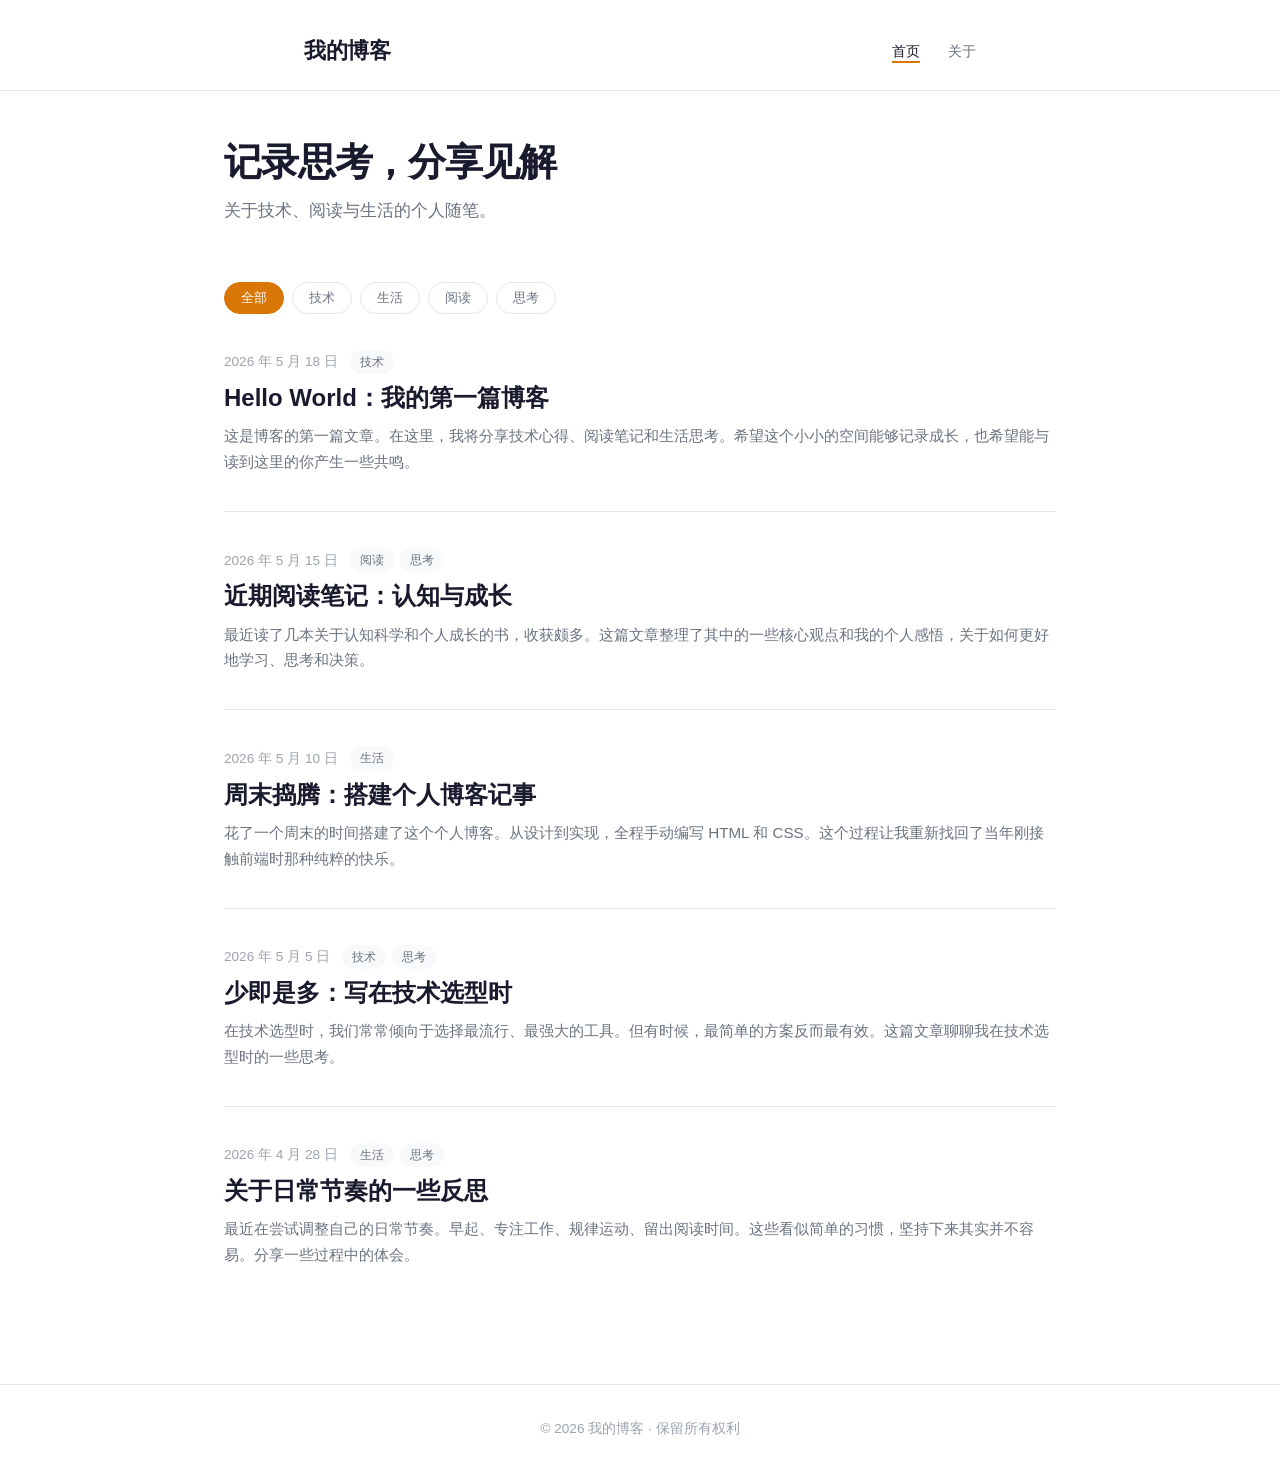
<file: index.html>
<!DOCTYPE html>
<html lang="zh-CN">
<head>
  <meta charset="UTF-8">
  <meta name="viewport" content="width=device-width, initial-scale=1.0">
  <meta name="description" content="个人博客 - 记录思考与分享">
  <title>我的博客</title>
  <link rel="stylesheet" href="css/style.css">
</head>
<body>

  <!-- Header -->
  <header class="site-header">
    <div class="container">
      <nav class="nav">
        <a href="index.html" class="site-title">我的博客</a>
        <ul class="nav-links">
          <li><a href="index.html" class="active">首页</a></li>
          <li><a href="about.html">关于</a></li>
        </ul>
      </nav>
    </div>
  </header>

  <!-- Main -->
  <main class="container container-wide">
    <!-- Hero -->
    <section class="hero">
      <h1>记录思考，分享见解</h1>
      <p>关于技术、阅读与生活的个人随笔。</p>
    </section>

    <!-- Tag Filter -->
    <div class="tag-filter">
      <button class="tag-btn active" data-tag="all">全部</button>
      <button class="tag-btn" data-tag="技术">技术</button>
      <button class="tag-btn" data-tag="生活">生活</button>
      <button class="tag-btn" data-tag="阅读">阅读</button>
      <button class="tag-btn" data-tag="思考">思考</button>
    </div>

    <!-- Article List -->
    <div class="article-list" id="article-list">
      <p style="color:var(--text-muted); text-align:center; padding:40px 0;">加载中...</p>
    </div>

    <!-- Empty State -->
    <div class="no-articles" id="no-articles">
      <p>没有找到该分类下的文章</p>
    </div>
  </main>

  <!-- Footer -->
  <footer class="site-footer">
    <div class="container">
      <p>&copy; <span id="current-year"></span> 我的博客 · 保留所有权利</p>
    </div>
  </footer>

  <script src="js/main.js"></script>
</body>
</html>
</file>
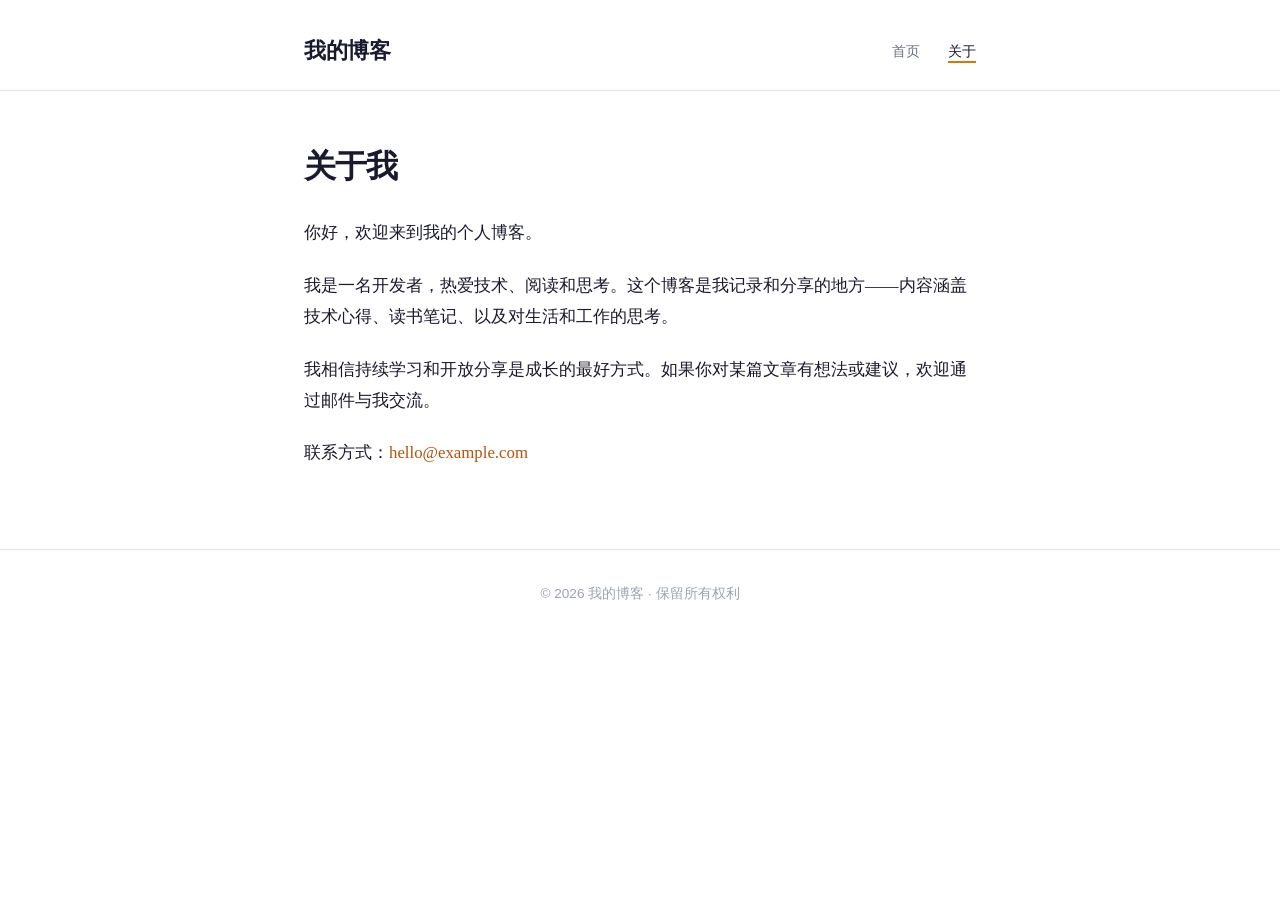
<file: about.html>
<!DOCTYPE html>
<html lang="zh-CN">
<head>
  <meta charset="UTF-8">
  <meta name="viewport" content="width=device-width, initial-scale=1.0">
  <meta name="description" content="关于我 - 个人博客">
  <title>关于 · 我的博客</title>
  <link rel="stylesheet" href="css/style.css">
</head>
<body>

  <header class="site-header">
    <div class="container">
      <nav class="nav">
        <a href="index.html" class="site-title">我的博客</a>
        <ul class="nav-links">
          <li><a href="index.html">首页</a></li>
          <li><a href="about.html" class="active">关于</a></li>
        </ul>
      </nav>
    </div>
  </header>

  <main class="container">
    <section class="about-section">
      <h1>关于我</h1>
      <div class="about-content">
        <p>你好，欢迎来到我的个人博客。</p>
        <p>我是一名开发者，热爱技术、阅读和思考。这个博客是我记录和分享的地方——内容涵盖技术心得、读书笔记、以及对生活和工作的思考。</p>
        <p>我相信持续学习和开放分享是成长的最好方式。如果你对某篇文章有想法或建议，欢迎通过邮件与我交流。</p>
        <p>联系方式：<a href="mailto:hello@example.com">hello@example.com</a></p>
      </div>
    </section>
  </main>

  <footer class="site-footer">
    <div class="container">
      <p>&copy; <span id="current-year"></span> 我的博客 · 保留所有权利</p>
    </div>
  </footer>

  <script src="js/main.js"></script>
</body>
</html>
</file>
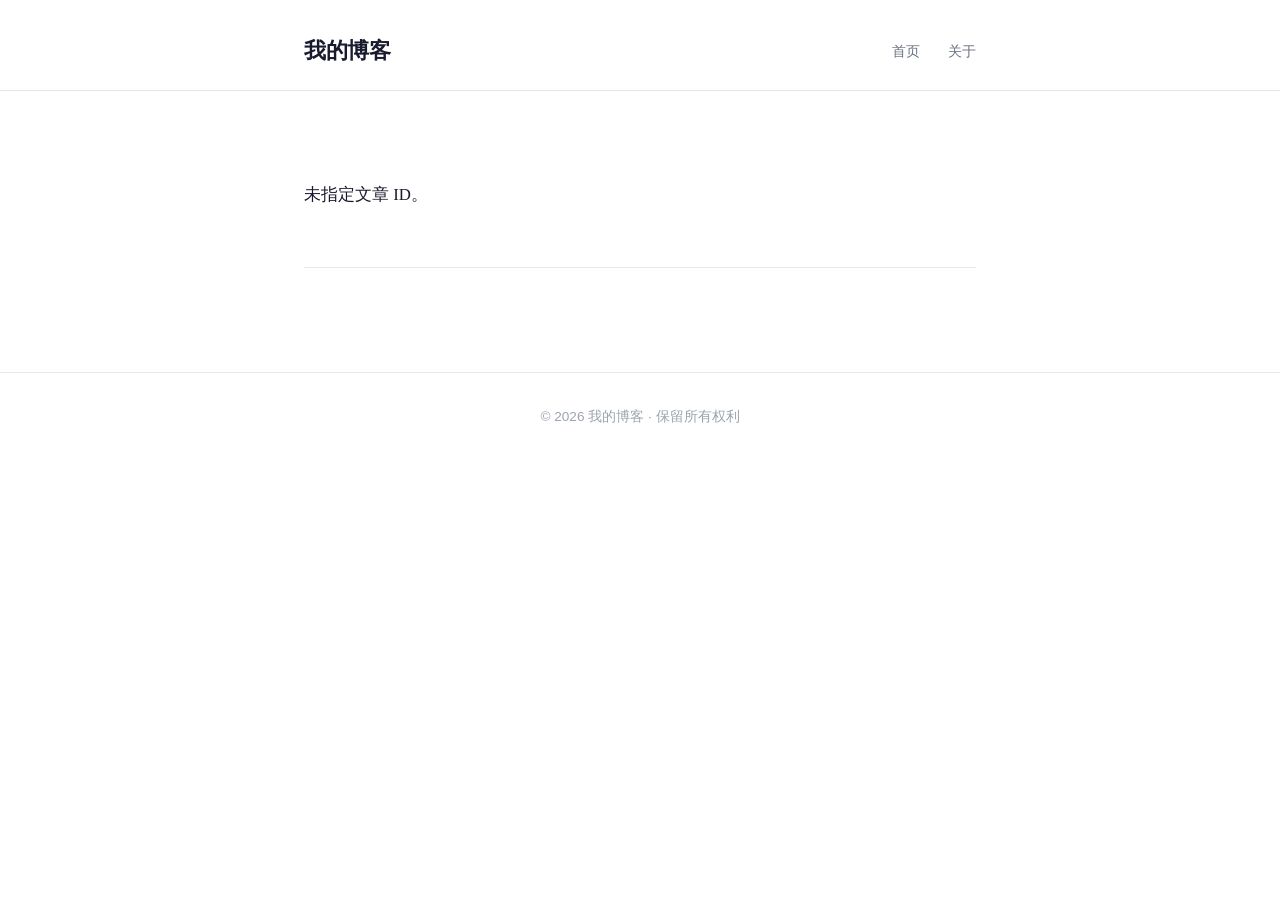
<file: article.html>
<!DOCTYPE html>
<html lang="zh-CN">
<head>
  <meta charset="UTF-8">
  <meta name="viewport" content="width=device-width, initial-scale=1.0">
  <meta name="description" content="文章详情">
  <title>文章 · 我的博客</title>
  <link rel="stylesheet" href="css/style.css">
</head>
<body>

  <header class="site-header">
    <div class="container">
      <nav class="nav">
        <a href="index.html" class="site-title">我的博客</a>
        <ul class="nav-links">
          <li><a href="index.html">首页</a></li>
          <li><a href="about.html">关于</a></li>
        </ul>
      </nav>
    </div>
  </header>

  <main class="container">
    <article id="article-container">
      <header class="article-header">
        <div class="article-meta">
          <time class="article-date" id="article-date"></time>
          <div class="article-tags" id="article-tags"></div>
        </div>
        <h1 class="article-title" id="article-title"></h1>
      </header>
      <div class="article-content" id="article-content"></div>
      <nav class="article-nav" id="article-nav"></nav>
    </article>
  </main>

  <footer class="site-footer">
    <div class="container">
      <p>&copy; <span id="current-year"></span> 我的博客 · 保留所有权利</p>
    </div>
  </footer>

  <script src="js/markdown.js"></script>
  <script src="js/main.js"></script>
</body>
</html>
</file>
<file: css/style.css>
/* ============================================
   Minimalist Blog - Stylesheet
   ============================================ */

/* --- Reset & Base --- */
*, *::before, *::after {
  margin: 0;
  padding: 0;
  box-sizing: border-box;
}

:root {
  --bg: #ffffff;
  --bg-muted: #f8f9fa;
  --text: #1a1a2e;
  --text-muted: #6b7280;
  --text-light: #9ca3af;
  --border: #e5e7eb;
  --accent: #d97706;
  --accent-light: #fef3c7;
  --accent-dark: #b45309;
  --font-sans: -apple-system, BlinkMacSystemFont, "Segoe UI", Roboto, "Noto Sans SC", sans-serif;
  --font-serif: Georgia, "Noto Serif SC", serif;
  --font-mono: "SF Mono", "Fira Code", "Consolas", monospace;
  --max-width: 720px;
  --radius: 8px;
}

html {
  scroll-behavior: smooth;
}

body {
  font-family: var(--font-sans);
  color: var(--text);
  background: var(--bg);
  line-height: 1.7;
  -webkit-font-smoothing: antialiased;
}

a {
  color: var(--accent-dark);
  text-decoration: none;
  transition: color 0.2s;
}

a:hover {
  color: var(--accent);
}

img {
  max-width: 100%;
  height: auto;
}

/* --- Layout --- */
.container {
  max-width: var(--max-width);
  margin: 0 auto;
  padding: 0 24px;
}

.container-wide {
  max-width: 880px;
}

/* --- Header / Nav --- */
.site-header {
  padding: 32px 0 20px;
  border-bottom: 1px solid var(--border);
  margin-bottom: 48px;
}

.nav {
  display: flex;
  align-items: center;
  justify-content: space-between;
}

.site-title {
  font-size: 1.4rem;
  font-weight: 700;
  color: var(--text);
  letter-spacing: -0.02em;
}

.site-title:hover {
  color: var(--accent-dark);
}

.nav-links {
  display: flex;
  gap: 28px;
  list-style: none;
}

.nav-links a {
  font-size: 0.9rem;
  color: var(--text-muted);
  font-weight: 500;
  position: relative;
}

.nav-links a::after {
  content: '';
  position: absolute;
  bottom: -4px;
  left: 0;
  width: 0;
  height: 2px;
  background: var(--accent);
  transition: width 0.2s;
}

.nav-links a:hover::after,
.nav-links a.active::after {
  width: 100%;
}

.nav-links a:hover {
  color: var(--text);
}

.nav-links a.active {
  color: var(--text);
}

/* --- Hero Section (Home) --- */
.hero {
  margin-bottom: 56px;
}

.hero h1 {
  font-size: 2.4rem;
  font-weight: 800;
  line-height: 1.2;
  letter-spacing: -0.03em;
  margin-bottom: 12px;
}

.hero p {
  font-size: 1.05rem;
  color: var(--text-muted);
  max-width: 540px;
}

/* --- Tag Filter --- */
.tag-filter {
  display: flex;
  flex-wrap: wrap;
  gap: 8px;
  margin-bottom: 36px;
}

.tag-btn {
  display: inline-block;
  padding: 6px 16px;
  font-size: 0.82rem;
  font-weight: 500;
  border: 1px solid var(--border);
  border-radius: 20px;
  background: var(--bg);
  color: var(--text-muted);
  cursor: pointer;
  transition: all 0.2s;
  font-family: inherit;
}

.tag-btn:hover {
  border-color: var(--accent);
  color: var(--accent-dark);
}

.tag-btn.active {
  background: var(--accent);
  color: #fff;
  border-color: var(--accent);
}

/* --- Article List --- */
.article-list {
  display: flex;
  flex-direction: column;
  gap: 36px;
}

.article-card {
  padding-bottom: 36px;
  border-bottom: 1px solid var(--border);
}

.article-card:last-child {
  border-bottom: none;
}

.article-meta {
  display: flex;
  align-items: center;
  gap: 12px;
  margin-bottom: 8px;
  font-size: 0.85rem;
  color: var(--text-light);
}

.article-date {
  color: var(--text-light);
}

.article-tags {
  display: flex;
  gap: 6px;
}

.article-tag {
  display: inline-block;
  padding: 2px 10px;
  font-size: 0.75rem;
  background: var(--bg-muted);
  color: var(--text-muted);
  border-radius: 12px;
  font-weight: 500;
}

.article-tag:hover {
  background: var(--accent-light);
  color: var(--accent-dark);
}

.article-title {
  font-size: 1.5rem;
  font-weight: 700;
  line-height: 1.3;
  margin-bottom: 10px;
}

.article-title a {
  color: var(--text);
}

.article-title a:hover {
  color: var(--accent-dark);
}

.article-excerpt {
  font-size: 0.95rem;
  color: var(--text-muted);
  line-height: 1.7;
}

/* --- Article Detail Page --- */
.article-header {
  margin-bottom: 40px;
}

.article-header .article-title {
  font-size: 2rem;
  margin-bottom: 12px;
}

.article-header .article-meta {
  font-size: 0.9rem;
}

.article-content {
  font-family: var(--font-serif);
  font-size: 1.05rem;
  line-height: 1.9;
  color: var(--text);
}

.article-content p {
  margin-bottom: 1.5em;
}

.article-content h2 {
  font-family: var(--font-sans);
  font-size: 1.5rem;
  font-weight: 700;
  margin-top: 2em;
  margin-bottom: 0.8em;
  letter-spacing: -0.02em;
}

.article-content h3 {
  font-family: var(--font-sans);
  font-size: 1.2rem;
  font-weight: 600;
  margin-top: 1.8em;
  margin-bottom: 0.6em;
}

.article-content blockquote {
  border-left: 3px solid var(--accent);
  padding-left: 20px;
  margin: 1.5em 0;
  color: var(--text-muted);
  font-style: italic;
}

.article-content code {
  font-family: var(--font-mono);
  font-size: 0.88em;
  background: var(--bg-muted);
  padding: 2px 6px;
  border-radius: 4px;
}

.article-content pre {
  background: var(--bg-muted);
  border: 1px solid var(--border);
  border-radius: var(--radius);
  padding: 20px;
  overflow-x: auto;
  margin: 1.5em 0;
  font-size: 0.88rem;
  line-height: 1.6;
}

.article-content pre code {
  background: none;
  padding: 0;
  border-radius: 0;
}

.article-content ul,
.article-content ol {
  margin: 1em 0;
  padding-left: 24px;
}

.article-content li {
  margin-bottom: 0.5em;
}

.article-content a {
  text-decoration: underline;
  text-underline-offset: 2px;
}

.article-content hr {
  border: none;
  border-top: 1px solid var(--border);
  margin: 2em 0;
}

/* --- Navigation between articles --- */
.article-nav {
  display: flex;
  justify-content: space-between;
  margin-top: 56px;
  padding-top: 24px;
  border-top: 1px solid var(--border);
}

.article-nav-link {
  max-width: 45%;
}

.article-nav-label {
  font-size: 0.8rem;
  color: var(--text-light);
  margin-bottom: 4px;
}

.article-nav-title {
  font-size: 0.95rem;
  font-weight: 600;
}

.article-nav-link.next {
  text-align: right;
}

/* --- About Page --- */
.about-section {
  margin-top: 20px;
}

.about-section h1 {
  font-size: 2rem;
  font-weight: 800;
  margin-bottom: 24px;
  letter-spacing: -0.03em;
}

.about-content {
  font-family: var(--font-serif);
  font-size: 1.05rem;
  line-height: 1.9;
}

.about-content p {
  margin-bottom: 1.2em;
}

/* --- Footer --- */
.site-footer {
  margin-top: 80px;
  padding: 32px 0;
  border-top: 1px solid var(--border);
  text-align: center;
  font-size: 0.85rem;
  color: var(--text-light);
}

.site-footer a {
  color: var(--text-muted);
}

.site-footer a:hover {
  color: var(--accent-dark);
}

/* --- Hidden state for filter --- */
.article-card.hidden {
  display: none;
}

/* --- Empty state --- */
.no-articles {
  text-align: center;
  padding: 60px 20px;
  color: var(--text-muted);
  display: none;
}

.no-articles.visible {
  display: block;
}

/* --- Responsive --- */
@media (max-width: 640px) {
  .site-header {
    padding: 24px 0 16px;
    margin-bottom: 32px;
  }

  .nav {
    flex-direction: column;
    gap: 16px;
  }

  .hero h1 {
    font-size: 1.8rem;
  }

  .article-title {
    font-size: 1.25rem;
  }

  .article-header .article-title {
    font-size: 1.6rem;
  }

  .article-content {
    font-size: 1rem;
  }

  .container {
    padding: 0 16px;
  }

  .article-nav {
    flex-direction: column;
    gap: 16px;
  }

  .article-nav-link {
    max-width: 100%;
  }

  .article-nav-link.next {
    text-align: left;
  }
}
</file>
